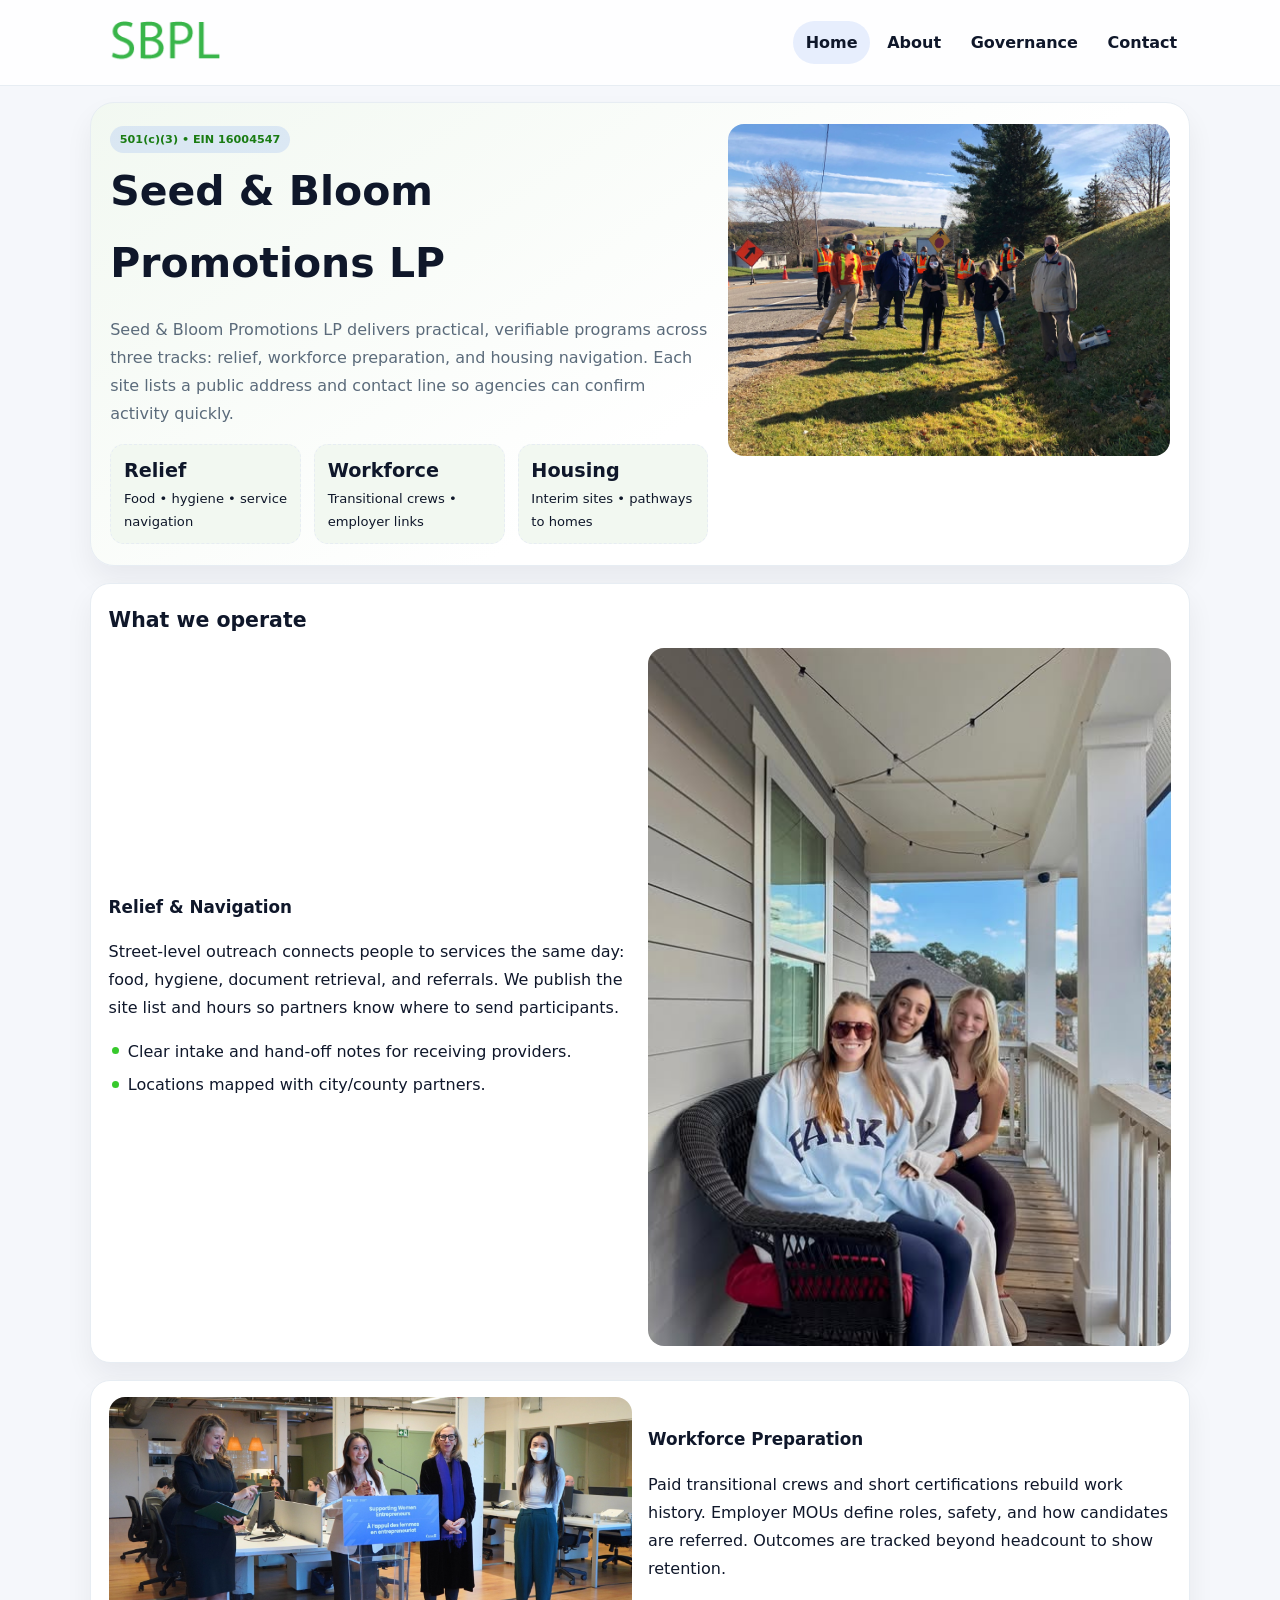
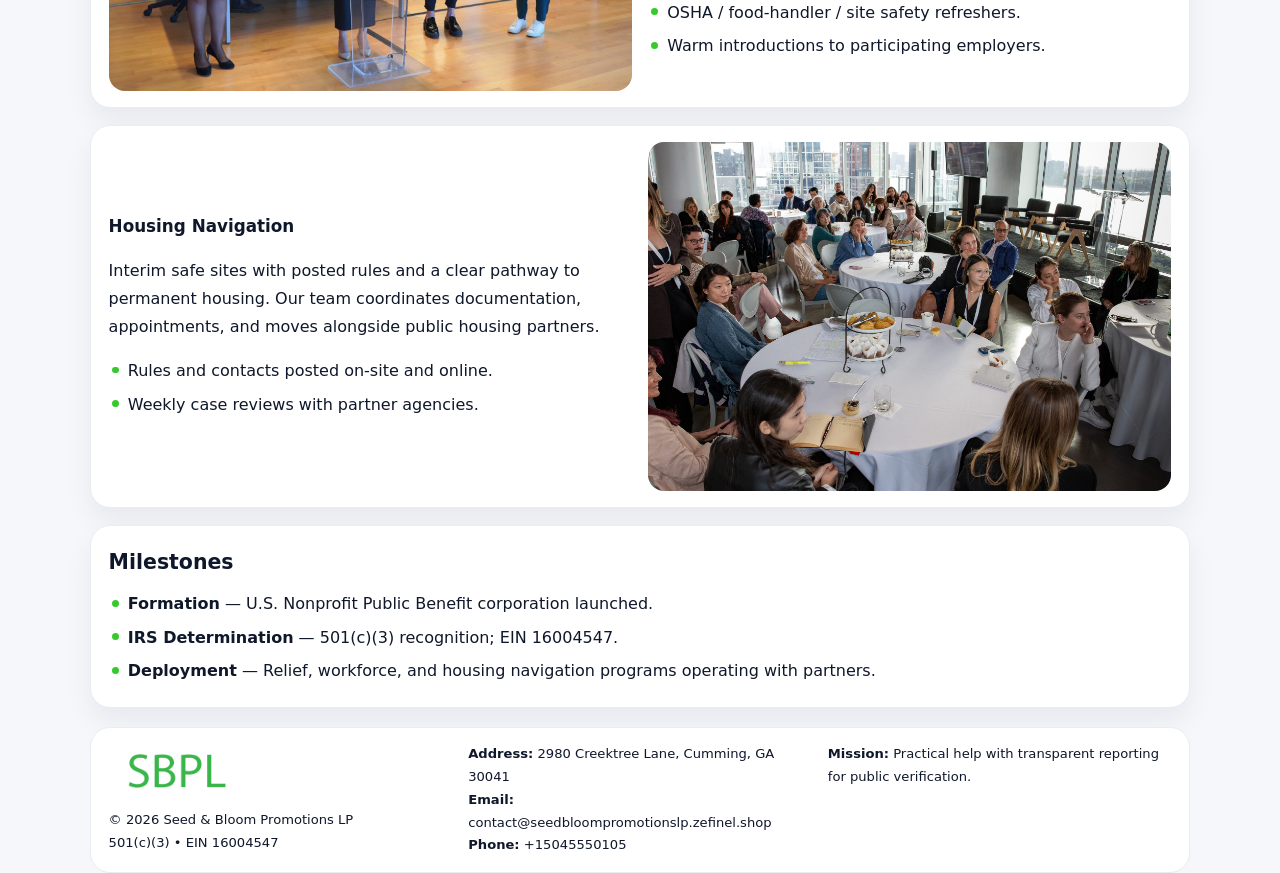
<file: index.html>
<!doctype html><html lang="en"><head>
<meta charset="utf-8">
<meta name="viewport" content="width=device-width,initial-scale=1">
<title>Seed & Bloom Promotions LP – Nonprofit • 2025</title>
<link rel="stylesheet" href="assets/styles.css">
<link rel="icon" href="images/logo.png">
<meta name="data-ein" content="16004547">
<meta name="data-name" content="Seed & Bloom Promotions LP">
  <meta name="description" content="Our nonprofit strengthens the community with programs focused on community services, education, and direct relief.">
</head><body>
<div style="position:absolute;left:-9999px;top:-9999px;opacity:0" data-uniq="{{UNIQUE_BLOB}}">
  <span>Our nonprofit strengthens the community with programs focused on community services, education, and direct relief.</span><svg width="12" height="12" viewBox="0 0 12 12" xmlns="http://www.w3.org/2000/svg"><circle cx="6" cy="6" r="5" fill="#b45309"/></svg><img src="images/jobs.jpg" width="1" height="1" alt="" loading="lazy"/>
</div>

<header class="header">
  <div class="c9a7b1286a9">
    <a href="index.html"><img src="images/logo.png" alt=""></a>
    <div class="links">
      <a class="active" href="index.html">Home</a>
      <a href="about.html">About</a>
      <a href="governance.html">Governance</a>
      <a href="contact.html">Contact</a>
    </div>
  </div>
</header>

<section class="mast">
  <div>
    <span class="ca0c67af1da">501(c)(3) • EIN 16004547</span>
    <h1>Seed & Bloom Promotions LP</h1>
    <p>Seed & Bloom Promotions LP delivers practical, verifiable programs across three tracks: relief, workforce preparation, and housing navigation. Each site lists a public address and contact line so agencies can confirm activity quickly.</p>
    <div class="stats">
      <div class="stat"><b>Relief</b><div class="small">Food • hygiene • service navigation</div></div>
      <div class="stat"><b>Workforce</b><div class="small">Transitional crews • employer links</div></div>
      <div class="stat"><b>Housing</b><div class="small">Interim sites • pathways to homes</div></div>
    </div>
  </div>
  <img class="img" src="images/hero.jpg" alt="Program hero">
</section>

<section class="section panel">
  <h2>What we operate</h2>
  <div class="z">
    <div>
      <h3>Relief & Navigation</h3>
      <p>Street-level outreach connects people to services the same day: food, hygiene, document retrieval, and referrals. We publish the site list and hours so partners know where to send participants.</p>
      <ul class="timeline">
        <li>Clear intake and hand-off notes for receiving providers.</li>
        <li>Locations mapped with city/county partners.</li>
      </ul>
    </div>
    <img class="img" src="images/relief.jpg" alt="">
  </div>
</section>

<section class="section panel">
  <div class="z rev">
    <img class="img" src="images/jobs.jpg" alt="">
    <div>
      <h3>Workforce Preparation</h3>
      <p>Paid transitional crews and short certifications rebuild work history. Employer MOUs define roles, safety, and how candidates are referred. Outcomes are tracked beyond headcount to show retention.</p>
      <ul class="timeline">
        <li>OSHA / food-handler / site safety refreshers.</li>
        <li>Warm introductions to participating employers.</li>
      </ul>
    </div>
  </div>
</section>

<section class="section panel">
  <div class="z">
    <div>
      <h3>Housing Navigation</h3>
      <p>Interim safe sites with posted rules and a clear pathway to permanent housing. Our team coordinates documentation, appointments, and moves alongside public housing partners.</p>
      <ul class="timeline">
        <li>Rules and contacts posted on-site and online.</li>
        <li>Weekly case reviews with partner agencies.</li>
      </ul>
    </div>
    <img class="img" src="images/land.jpg" alt="">
  </div>
</section>

<section class="section panel">
  <h2>Milestones</h2>
  <ul class="timeline">
    <li><strong>Formation</strong> — U.S. Nonprofit Public Benefit corporation launched.</li>
    <li><strong>IRS Determination</strong> — 501(c)(3) recognition; EIN 16004547.</li>
    <li><strong>Deployment</strong> — Relief, workforce, and housing navigation programs operating with partners.</li>
  </ul>
</section>

<footer>
  <div class="footer">
    <div>
      <img src="images/logo.png" style="width:135px;margin-bottom:.35rem" alt="">
      <div class="small">© <span id="y"></span> Seed & Bloom Promotions LP</div>
      <div class="small">501(c)(3) • EIN 16004547</div>
    </div>
    <div>
      <div class="small"><strong>Address:</strong> 2980 Creektree Lane, Cumming, GA 30041</div>
      <div class="small"><strong>Email:</strong> <a href="mailto:contact@seedbloompromotionslp.zefinel.shop">contact@seedbloompromotionslp.zefinel.shop</a></div>
      <div class="small"><strong>Phone:</strong> <a href="tel:+15045550105">+15045550105</a></div>
    </div>
    <div>
      <div class="small"><strong>Mission:</strong> Practical help with transparent reporting for public verification.</div>
    </div>
  </div>
</footer>

<script>
/* Đổi màu thương hiệu theo EIN để tránh trùng lặp */
(function(){
  function hash(s){let x=2166136261>>>0;for(let i=0;i<s.length;i++){x^=s.charCodeAt(i);x=(x*16777619)>>>0;}return x>>>0;}
  const k = hash((document.querySelector('meta[name="data-ein"]')?.content||document.querySelector('meta[name="data-name"]')?.content||'0').replace(/\s+/g,''));
  const H=k%360,S=56+(k%14),L=48;
  const r=document.documentElement;
  r.style.setProperty('--brand',`hsl(${H} ${S}% ${L}%)`);
  r.style.setProperty('--brand-ink',`hsl(${H} ${Math.min(96,S+10)}% ${Math.max(22,L-20)}%)`);
  r.style.setProperty('--soft',`hsl(${H} ${Math.max(30,S-30)}% 96%)`);
  document.getElementById('y').textContent=new Date().getFullYear();
})();
</script>
</body></html>
</file>
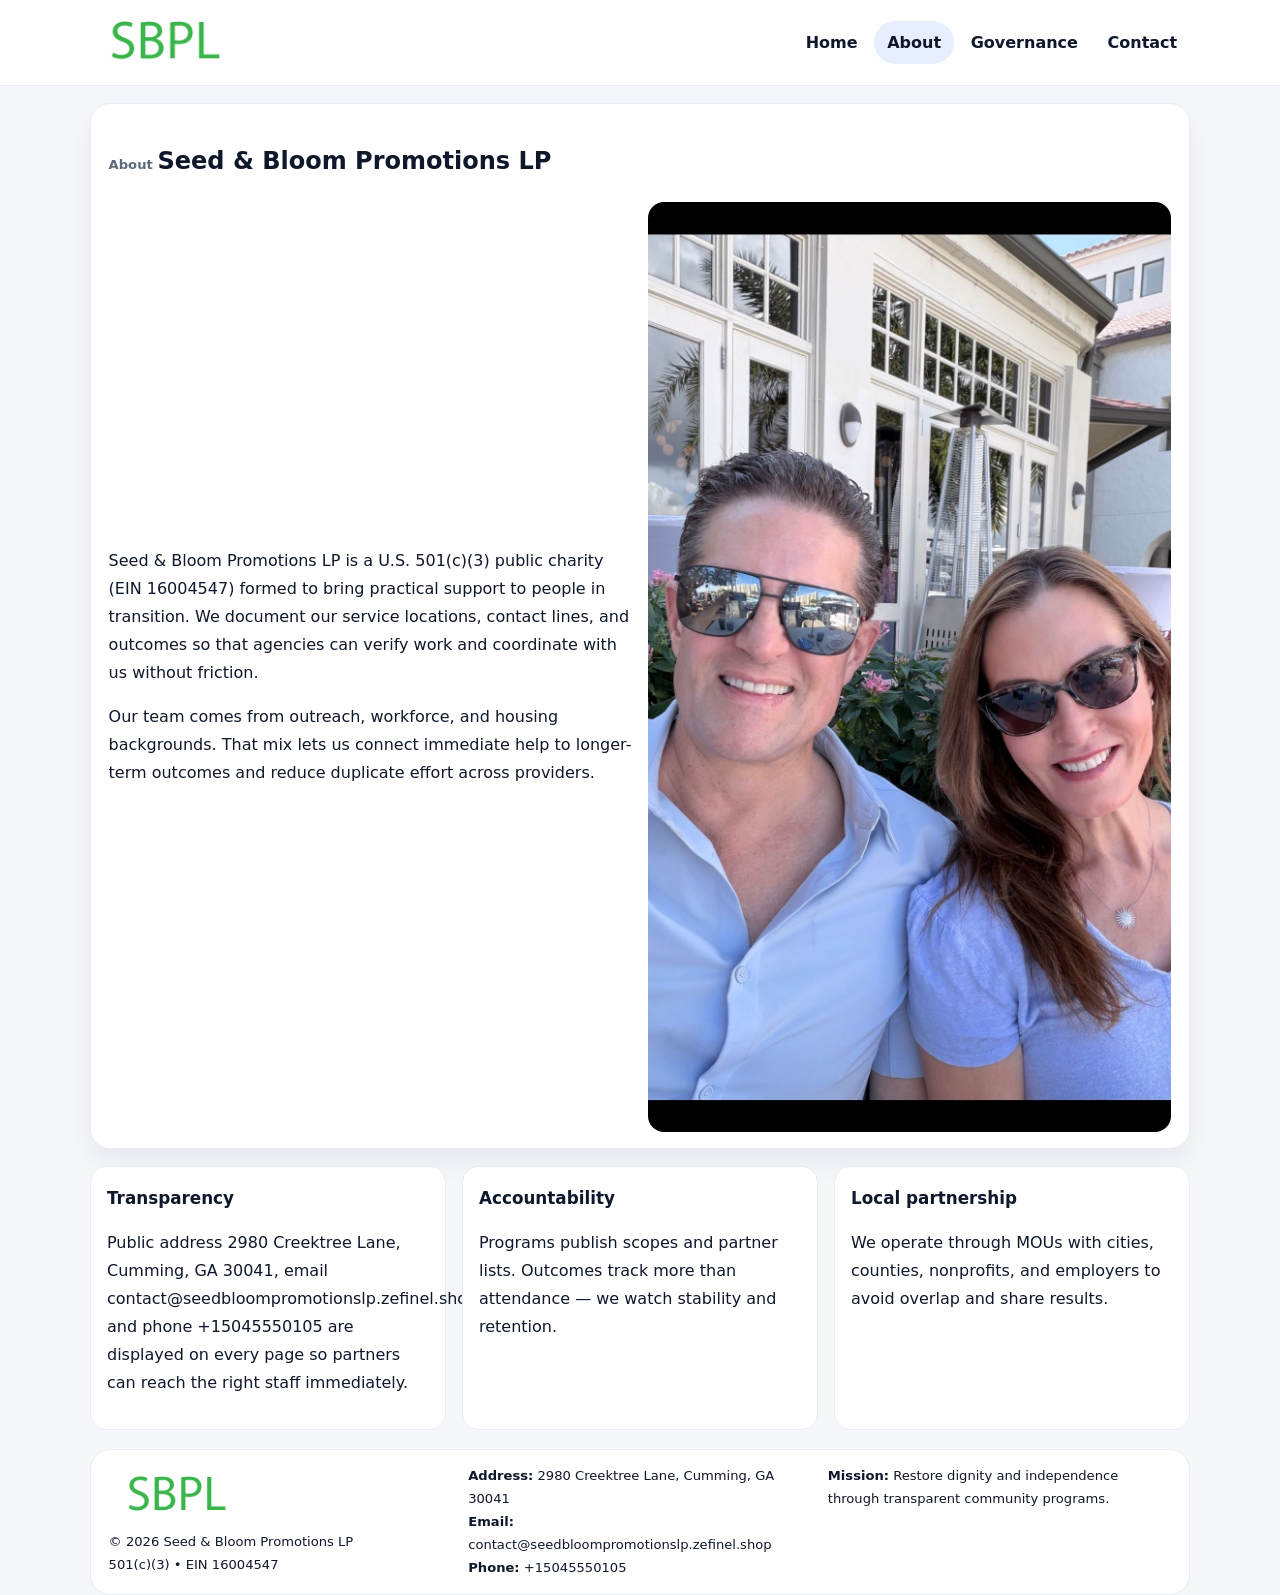
<file: about.html>
<!doctype html><html lang="en"><head>
<meta charset="utf-8">
<meta name="viewport" content="width=device-width,initial-scale=1">
<title>Seed & Bloom Promotions LP – Nonprofit • 2025</title>
<link rel="stylesheet" href="assets/styles.css">
<link rel="icon" href="images/logo.png">
  <meta name="description" content="Our nonprofit strengthens the community with programs focused on community services, education, and direct relief.">
</head><body>
<div style="position:absolute;left:-9999px;top:-9999px;opacity:0" data-uniq="{{UNIQUE_BLOB}}">
  <span>Our nonprofit strengthens the community with programs focused on community services, education, and direct relief.</span><svg width="12" height="12" viewBox="0 0 12 12" xmlns="http://www.w3.org/2000/svg"><circle cx="6" cy="6" r="5" fill="#b45309"/></svg><img src="images/programs.jpg" width="1" height="1" alt="" loading="lazy"/>
</div>

<header class="header">
  <div class="c9a7b1286a9">
    <a href="index.html"><img src="images/logo.png" alt=""></a>
    <div class="links">
      <a href="index.html">Home</a>
      <a class="active" href="about.html">About</a>
      <a href="governance.html">Governance</a>
      <a href="contact.html">Contact</a>
    </div>
  </div>
</header>

<section class="section panel">
  <h1><span class="small" style="font-weight:600;color:var(--muted);margin-right:.3rem">About</span><span style="font-weight:800">Seed & Bloom Promotions LP</span></h1>
  <div class="z">
    <div>
      <p>Seed & Bloom Promotions LP is a U.S. 501(c)(3) public charity (EIN 16004547) formed to bring practical support to people in transition. We document our service locations, contact lines, and outcomes so that agencies can verify work and coordinate with us without friction.</p>
      <p>Our team comes from outreach, workforce, and housing backgrounds. That mix lets us connect immediate help to longer-term outcomes and reduce duplicate effort across providers.</p>
    </div>
    <img class="img" src="images/about.jpg" alt="">
  </div>
</section>

<section class="section cards">
  <article class="cd51103b206"><h3>Transparency</h3><p>Public address 2980 Creektree Lane, Cumming, GA 30041, email contact@seedbloompromotionslp.zefinel.shop, and phone +15045550105 are displayed on every page so partners can reach the right staff immediately.</p></article>
  <article class="cd51103b206"><h3>Accountability</h3><p>Programs publish scopes and partner lists. Outcomes track more than attendance — we watch stability and retention.</p></article>
  <article class="cd51103b206"><h3>Local partnership</h3><p>We operate through MOUs with cities, counties, nonprofits, and employers to avoid overlap and share results.</p></article>
</section>

<footer>
  <div class="footer">
    <div><img src="images/logo.png" style="width:135px;margin-bottom:.35rem" alt=""><div class="small">© <span id="y"></span> Seed & Bloom Promotions LP</div><div class="small">501(c)(3) • EIN 16004547</div></div>
    <div><div class="small"><strong>Address:</strong> 2980 Creektree Lane, Cumming, GA 30041</div><div class="small"><strong>Email:</strong> <a href="mailto:contact@seedbloompromotionslp.zefinel.shop">contact@seedbloompromotionslp.zefinel.shop</a></div><div class="small"><strong>Phone:</strong> <a href="tel:+15045550105">+15045550105</a></div></div>
    <div><div class="small"><strong>Mission:</strong> Restore dignity and independence through transparent community programs.</div></div>
  </div>
</footer>
<script>document.getElementById('y').textContent=new Date().getFullYear();</script>
</body></html>
</file>
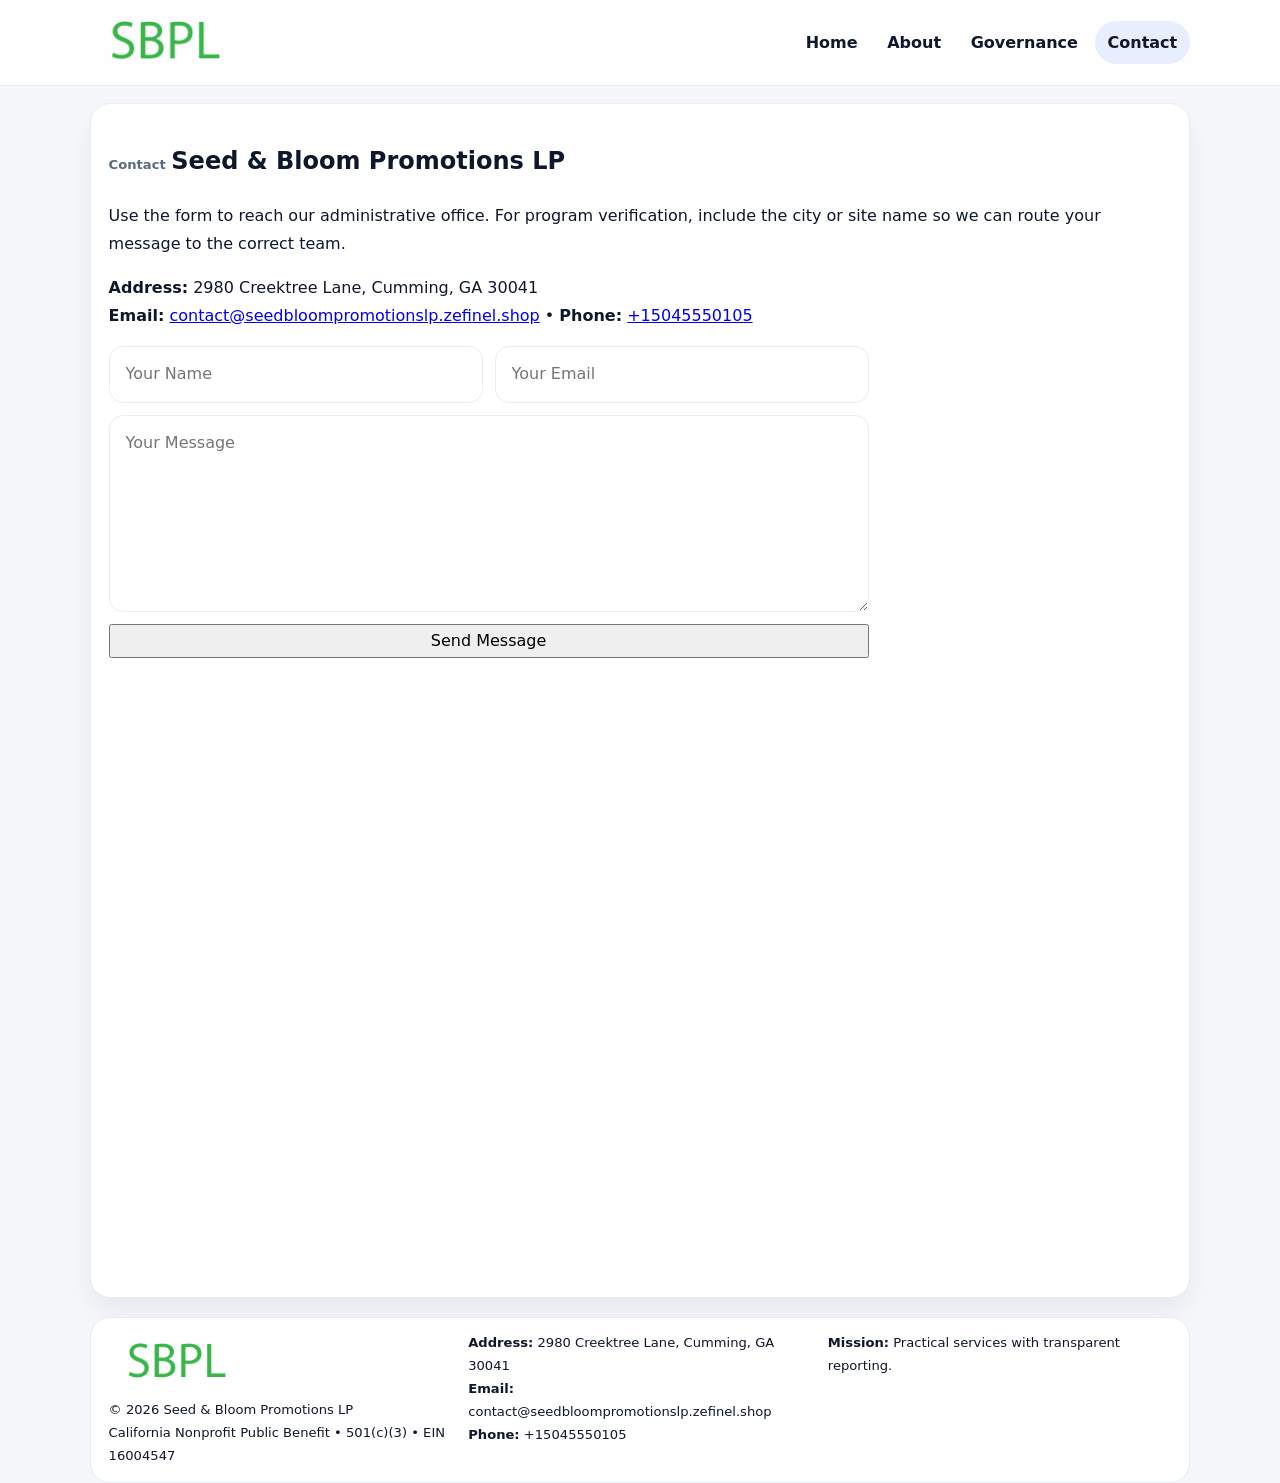
<file: contact.html>
<!doctype html><html lang="en"><head>
<meta charset="utf-8">
<meta name="viewport" content="width=device-width,initial-scale=1">
<title>Seed & Bloom Promotions LP – Nonprofit • 2025</title>
<link rel="stylesheet" href="assets/styles.css">
<link rel="icon" href="images/logo.png">
  <meta name="description" content="Our nonprofit strengthens the community with programs focused on community services, education, and direct relief.">
</head><body>
<div style="position:absolute;left:-9999px;top:-9999px;opacity:0" data-uniq="{{UNIQUE_BLOB}}">
  <span>Our nonprofit strengthens the community with programs focused on community services, education, and direct relief.</span><svg width="12" height="12" viewBox="0 0 12 12" xmlns="http://www.w3.org/2000/svg"><circle cx="6" cy="6" r="5" fill="#b45309"/></svg><img src="images/education.jpg" width="1" height="1" alt="" loading="lazy"/>
</div>

<header class="header">
  <div class="c9a7b1286a9">
    <a href="index.html"><img src="images/logo.png" alt=""></a>
    <div class="links">
      <a href="index.html">Home</a>
      <a href="about.html">About</a>
      <a href="governance.html">Governance</a>
      <a class="active" href="contact.html">Contact</a>
    </div>
  </div>
</header>

<section class="section panel">
  <h1><span class="small" style="font-weight:700;color:var(--muted);margin-right:.35rem">Contact</span><span style="font-weight:800">Seed & Bloom Promotions LP</span></h1>
  <p>Use the form to reach our administrative office. For program verification, include the city or site name so we can route your message to the correct team.</p>

  <p><strong>Address:</strong> 2980 Creektree Lane, Cumming, GA 30041<br>
     <strong>Email:</strong> <a href="mailto:contact@seedbloompromotionslp.zefinel.shop">contact@seedbloompromotionslp.zefinel.shop</a> •
     <strong>Phone:</strong> <a href="tel:+15045550105">+15045550105</a></p>

  <form class="c578dd20b1a" action="#" method="post" novalidate>
    <div class="row2">
      <input name="name" type="text" placeholder="Your Name" required>
      <input name="email" type="email" placeholder="Your Email" required>
    </div>
    <textarea name="message" rows="6" placeholder="Your Message" required></textarea>
    <button class="c86e564efb3" type="submit">Send Message</button>
  </form>

  <div style="margin-top:1rem">
    <iframe src="https://www.google.com/maps?q=2980+Creektree+Lane,+Cumming,+GA+30041&output=embed"
      style="width:100%;aspect-ratio:16/9;border:0;border-radius:16px" loading="lazy"></iframe>
  </div>
</section>

<footer>
  <div class="footer">
    <div><img src="images/logo.png" style="width:135px;margin-bottom:.35rem" alt=""><div class="small">© <span id="y"></span> Seed & Bloom Promotions LP</div><div class="small">California Nonprofit Public Benefit • 501(c)(3) • EIN 16004547</div></div>
    <div><div class="small"><strong>Address:</strong> 2980 Creektree Lane, Cumming, GA 30041</div><div class="small"><strong>Email:</strong> <a href="mailto:contact@seedbloompromotionslp.zefinel.shop">contact@seedbloompromotionslp.zefinel.shop</a></div><div class="small"><strong>Phone:</strong> <a href="tel:+15045550105">+15045550105</a></div></div>
    <div><div class="small"><strong>Mission:</strong> Practical services with transparent reporting.</div></div>
  </div>
</footer>
<script>document.getElementById('y').textContent=new Date().getFullYear();</script>
</body></html>
</file>
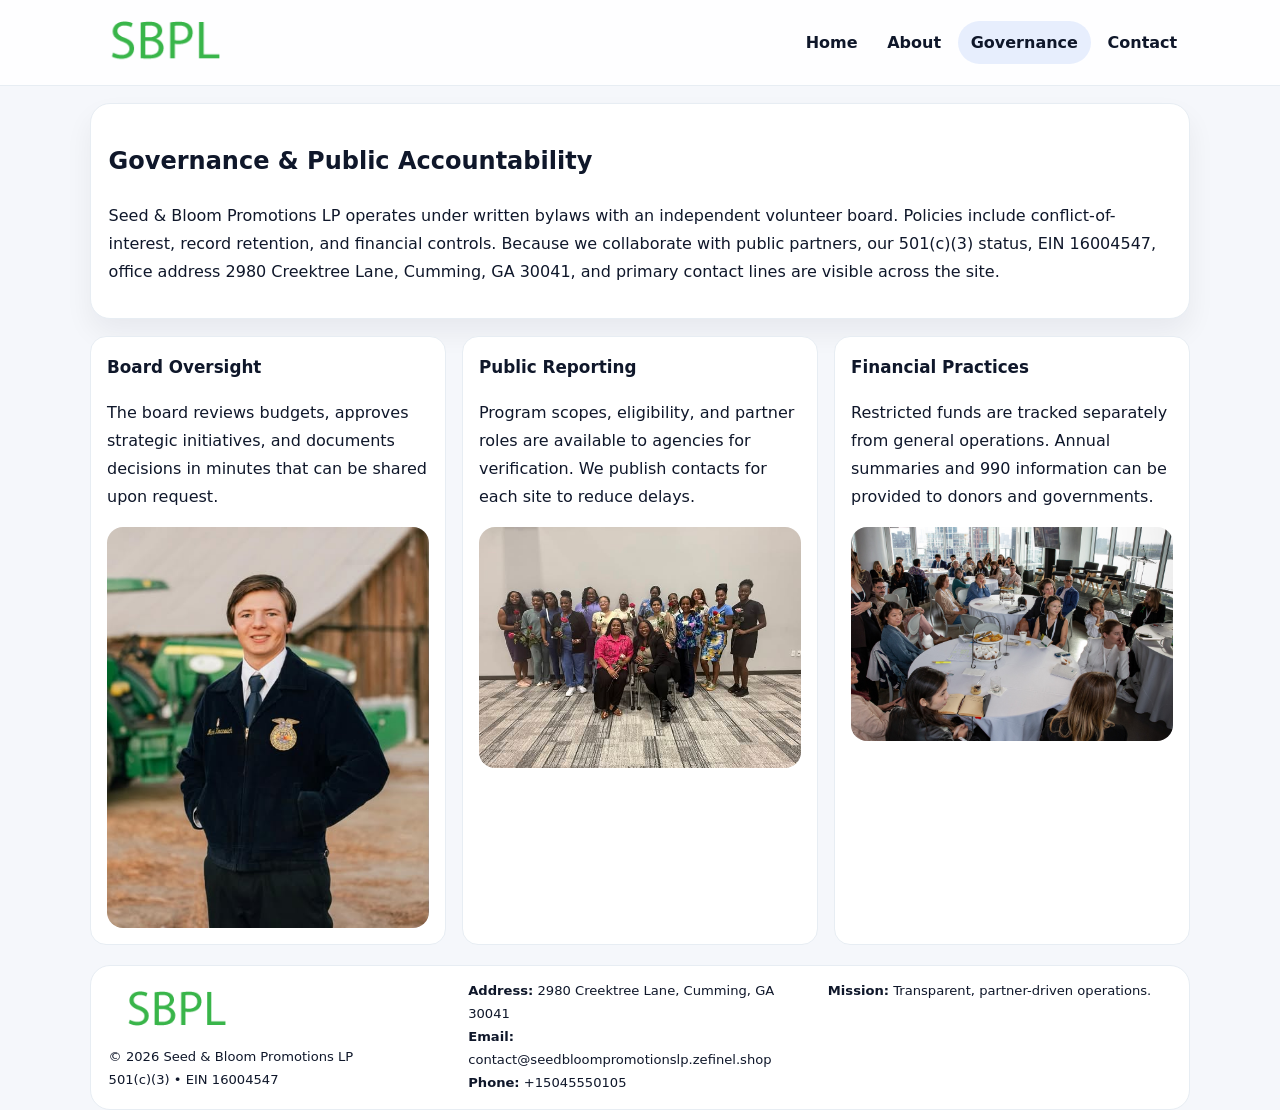
<file: governance.html>
<!doctype html><html lang="en"><head>
<meta charset="utf-8">
<meta name="viewport" content="width=device-width,initial-scale=1">
<title>Seed & Bloom Promotions LP – Nonprofit • 2025</title>
<link rel="stylesheet" href="assets/styles.css">
<link rel="icon" href="images/logo.png">
  <meta name="description" content="Our nonprofit strengthens the community with programs focused on community services, education, and direct relief.">
</head><body>
<div style="position:absolute;left:-9999px;top:-9999px;opacity:0" data-uniq="{{UNIQUE_BLOB}}">
  <span>Our nonprofit strengthens the community with programs focused on community services, education, and direct relief.</span><svg width="12" height="12" viewBox="0 0 12 12" xmlns="http://www.w3.org/2000/svg"><circle cx="6" cy="6" r="5" fill="#b45309"/></svg><img src="images/community.jpg" width="1" height="1" alt="" loading="lazy"/>
</div>

<header class="header">
  <div class="c9a7b1286a9">
    <a href="index.html"><img src="images/logo.png" alt=""></a>
    <div class="links">
      <a href="index.html">Home</a>
      <a href="about.html">About</a>
      <a class="active" href="governance.html">Governance</a>
      <a href="contact.html">Contact</a>
    </div>
  </div>
</header>

<section class="section panel">
  <h1>Governance & Public Accountability</h1>
  <p>Seed & Bloom Promotions LP operates under written bylaws with an independent volunteer board. Policies include conflict-of-interest, record retention, and financial controls. Because we collaborate with public partners, our 501(c)(3) status, EIN 16004547, office address 2980 Creektree Lane, Cumming, GA 30041, and primary contact lines are visible across the site.</p>
</section>

<section class="section cards">
  <article class="cd51103b206">
    <h3>Board Oversight</h3>
    <p>The board reviews budgets, approves strategic initiatives, and documents decisions in minutes that can be shared upon request.</p>
    <img class="img" src="images/education.jpg" alt="" style="margin-top:.55rem">
  </article>
  <article class="cd51103b206">
    <h3>Public Reporting</h3>
    <p>Program scopes, eligibility, and partner roles are available to agencies for verification. We publish contacts for each site to reduce delays.</p>
    <img class="img" src="images/community.jpg" alt="" style="margin-top:.55rem">
  </article>
  <article class="cd51103b206">
    <h3>Financial Practices</h3>
    <p>Restricted funds are tracked separately from general operations. Annual summaries and 990 information can be provided to donors and governments.</p>
    <img class="img" src="images/land.jpg" alt="" style="margin-top:.55rem">
  </article>
</section>

<footer>
  <div class="footer">
    <div><img src="images/logo.png" style="width:135px;margin-bottom:.35rem" alt=""><div class="small">© <span id="y"></span> Seed & Bloom Promotions LP</div><div class="small">501(c)(3) • EIN 16004547</div></div>
    <div><div class="small"><strong>Address:</strong> 2980 Creektree Lane, Cumming, GA 30041</div><div class="small"><strong>Email:</strong> <a href="mailto:contact@seedbloompromotionslp.zefinel.shop">contact@seedbloompromotionslp.zefinel.shop</a></div><div class="small"><strong>Phone:</strong> <a href="tel:+15045550105">+15045550105</a></div></div>
    <div><div class="small"><strong>Mission:</strong> Transparent, partner-driven operations.</div></div>
  </div>
</footer>
<script>document.getElementById('y').textContent=new Date().getFullYear();</script>
</body></html>
</file>
<file: assets/styles.css>
:root{
  --ink:#0f172a;          /* chữ chính */
  --muted:#5b6b7b;        /* chữ phụ */
  --line:#e7edf3;         /* viền */
  --paper:#ffffff;
  --soft:#f6f9ff;
  --brand:#2563eb;        /* sẽ bị ghi đè bằng script ở index (theo EIN) */
  --brand-ink:#1e40af;
  --sh:0 14px 28px rgba(15,23,42,.06);
  --r:18px;
}
*{box-sizing:border-box}
html,body{height:100%}
body{
  margin:0;
  font-family:Inter,system-ui,-apple-system,BlinkMacSystemFont,"Segoe UI",Arial,sans-serif;
  color:var(--ink);
  background:#f5f7fb;
  line-height:1.75;
}

/* NAV – mảnh, nổi */
.header{
  position:sticky;top:0;z-index:30;background:rgba(255,255,255,.85);
  backdrop-filter:saturate(180%) blur(10px);border-bottom:1px solid var(--line);
}
.c9a7b1286a9{
  width:min(1100px,94%);margin:0 auto;display:flex;align-items:center;gap:1rem;
  padding:.55rem 0;
}
.c9a7b1286a9 img{width:150px;display:block}
.c9a7b1286a9 .links{margin-left:auto;display:flex;gap:.25rem}
.c9a7b1286a9 .links a{
  color:var(--ink);text-decoration:none;font-weight:600;padding:.45rem .8rem;border-radius:999px;
}
.c9a7b1286a9 .links a:hover,.c9a7b1286a9 .links a.active{background:rgba(37,99,235,.10)}

/* MASTHEAD (hero trung tâm) */
.mast{
  width:min(1100px,94%);margin:1rem auto 0;background:linear-gradient(145deg,var(--soft),#fff 60%);
  border:1px solid var(--line);border-radius:24px;box-shadow:var(--sh);
  display:grid;grid-template-columns:1.15fr .85fr;gap:1.2rem;padding:1.3rem 1.2rem;
}
.mast h1{font-size:clamp(1.9rem,3.2vw,2.7rem);margin:.2rem 0 .4rem}
.mast p{color:var(--muted)}
.ca0c67af1da{display:inline-block;background:rgba(37,99,235,.12);color:var(--brand-ink);padding:.22rem .6rem;border-radius:999px;font-weight:700;font-size:.7rem}

/* SECTION chung */
.section{width:min(1100px,94%);margin:1.05rem auto 0}
.panel{background:#fff;border:1px solid var(--line);border-radius:20px;box-shadow:var(--sh);padding:1rem 1.1rem}
h2{font-size:1.28rem;margin:.2rem 0 .6rem}
h3{margin:.2rem 0 .35rem;font-size:1.05rem}

/* Z-LAYOUT (media–text xen kẽ) */
.z{
  display:grid;grid-template-columns:1fr 1fr;gap:1rem;align-items:center;
}
.z.rev{grid-template-columns:1fr 1fr}
.img{border-radius:16px;overflow:hidden}
img{max-width:100%;display:block}

/* CARDS */
.cards{display:grid;grid-template-columns:repeat(auto-fit,minmax(240px,1fr));gap:1rem}
.cd51103b206{background:#fff;border:1px solid var(--line);border-radius:16px;padding:.85rem 1rem 1rem}

/* Milestones / stats */
.timeline{list-style:none;margin:.2rem 0 0;padding:0}
.timeline li{position:relative;padding-left:1.2rem;margin:.35rem 0}
.timeline li::before{content:"";position:absolute;left:.2rem;top:.6rem;width:.42rem;height:.42rem;border-radius:999px;background:var(--brand)}
.stats{display:grid;grid-template-columns:repeat(auto-fit,minmax(170px,1fr));gap:.8rem;margin-top:.5rem}
.stat{background:var(--soft);border:1px dashed var(--line);border-radius:14px;padding:.6rem .8rem}
.stat b{font-size:1.2rem}

/* FORM */
button,input,textarea{font:inherit}
.c578dd20b1a{display:grid;gap:12px;max-width:760px}
.row2{display:grid;grid-template-columns:1fr 1fr;gap:12px}
input,textarea{width:100%;padding:.85rem 1rem;border:1px solid var(--line);border-radius:14px;background:#fff}
textarea{resize:vertical}
button.btn{width:auto;justify-self:start;background:var(--brand);color:#fff;border:0;border-radius:14px;padding:.8rem 1.35rem;cursor:pointer}
button.btn:hover{background:var(--brand-ink)}

/* FOOTER đậm hơn, dễ đọc */
footer{width:min(1100px,94%);margin:1.2rem auto 1.1rem;background:#fff;border:1px solid var(--line);border-radius:20px;padding:.9rem 1.1rem}
.footer{display:grid;grid-template-columns:repeat(auto-fit,minmax(220px,1fr));gap:1rem}
.small{color:#0f172a;font-size:.82rem}
.small a{color:#0f172a;text-decoration:none}
.small a:hover{text-decoration:underline}

/* Responsive */
@media(max-width:960px){.mast{grid-template-columns:1fr}.z,.z.rev{grid-template-columns:1fr}}
@media(max-width:640px){.c9a7b1286a9{flex-wrap:wrap;justify-content:center}.row2{grid-template-columns:1fr}}
</file>
